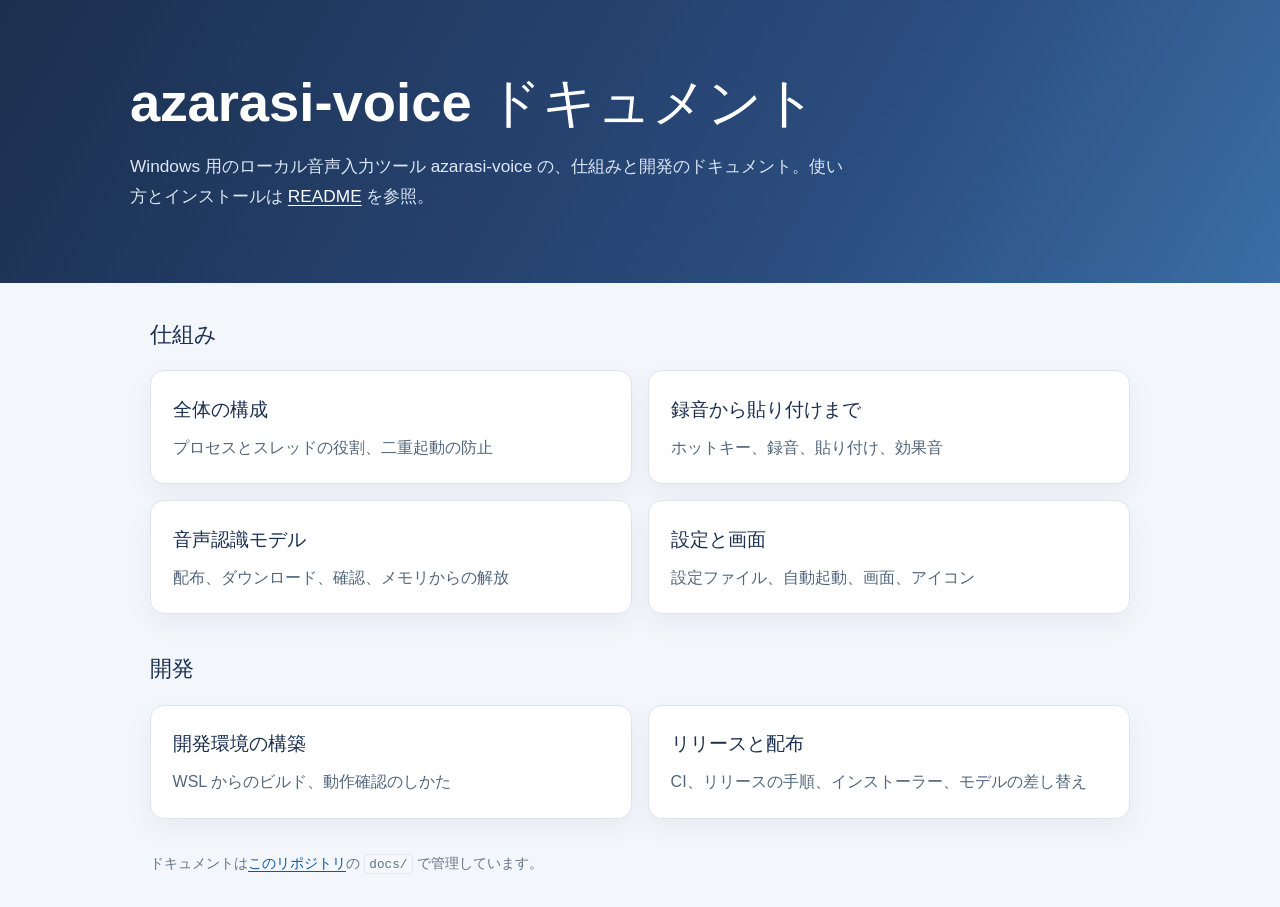
<file: docs/index.html>
<!doctype html>
<html lang="ja">
<head>
  <meta charset="utf-8">
  <meta name="viewport" content="width=device-width, initial-scale=1">
  <meta name="theme-color" content="#1b2f4f">
  <meta name="description" content="azarasi-voice の仕組みと開発のドキュメント。">
  <title>azarasi-voice | ドキュメント</title>
  <link rel="stylesheet" href="style.css">
</head>
<body>
  <header class="hero">
    <h1>azarasi-voice ドキュメント</h1>
    <p>Windows 用のローカル音声入力ツール azarasi-voice の、仕組みと開発のドキュメント。使い方とインストールは <a href="https://github.com/azarasi1226/azarasi-voice" style="color:#fff">README</a> を参照。</p>
  </header>
  <main class="main">
    <h2 class="section-title">仕組み</h2>
    <div class="cards">
      <a class="card" href="overview.html">
        <h3>全体の構成</h3>
        <p>プロセスとスレッドの役割、二重起動の防止</p>
      </a>
      <a class="card" href="recording.html">
        <h3>録音から貼り付けまで</h3>
        <p>ホットキー、録音、貼り付け、効果音</p>
      </a>
      <a class="card" href="model.html">
        <h3>音声認識モデル</h3>
        <p>配布、ダウンロード、確認、メモリからの解放</p>
      </a>
      <a class="card" href="settings.html">
        <h3>設定と画面</h3>
        <p>設定ファイル、自動起動、画面、アイコン</p>
      </a>
    </div>
    <h2 class="section-title">開発</h2>
    <div class="cards">
      <a class="card" href="development.html">
        <h3>開発環境の構築</h3>
        <p>WSL からのビルド、動作確認のしかた</p>
      </a>
      <a class="card" href="release.html">
        <h3>リリースと配布</h3>
        <p>CI、リリースの手順、インストーラー、モデルの差し替え</p>
      </a>
    </div>
  </main>
  <footer class="footer">ドキュメントは<a href="https://github.com/azarasi1226/azarasi-voice">このリポジトリ</a>の <code>docs/</code> で管理しています。</footer>
</body>
</html>
</file>
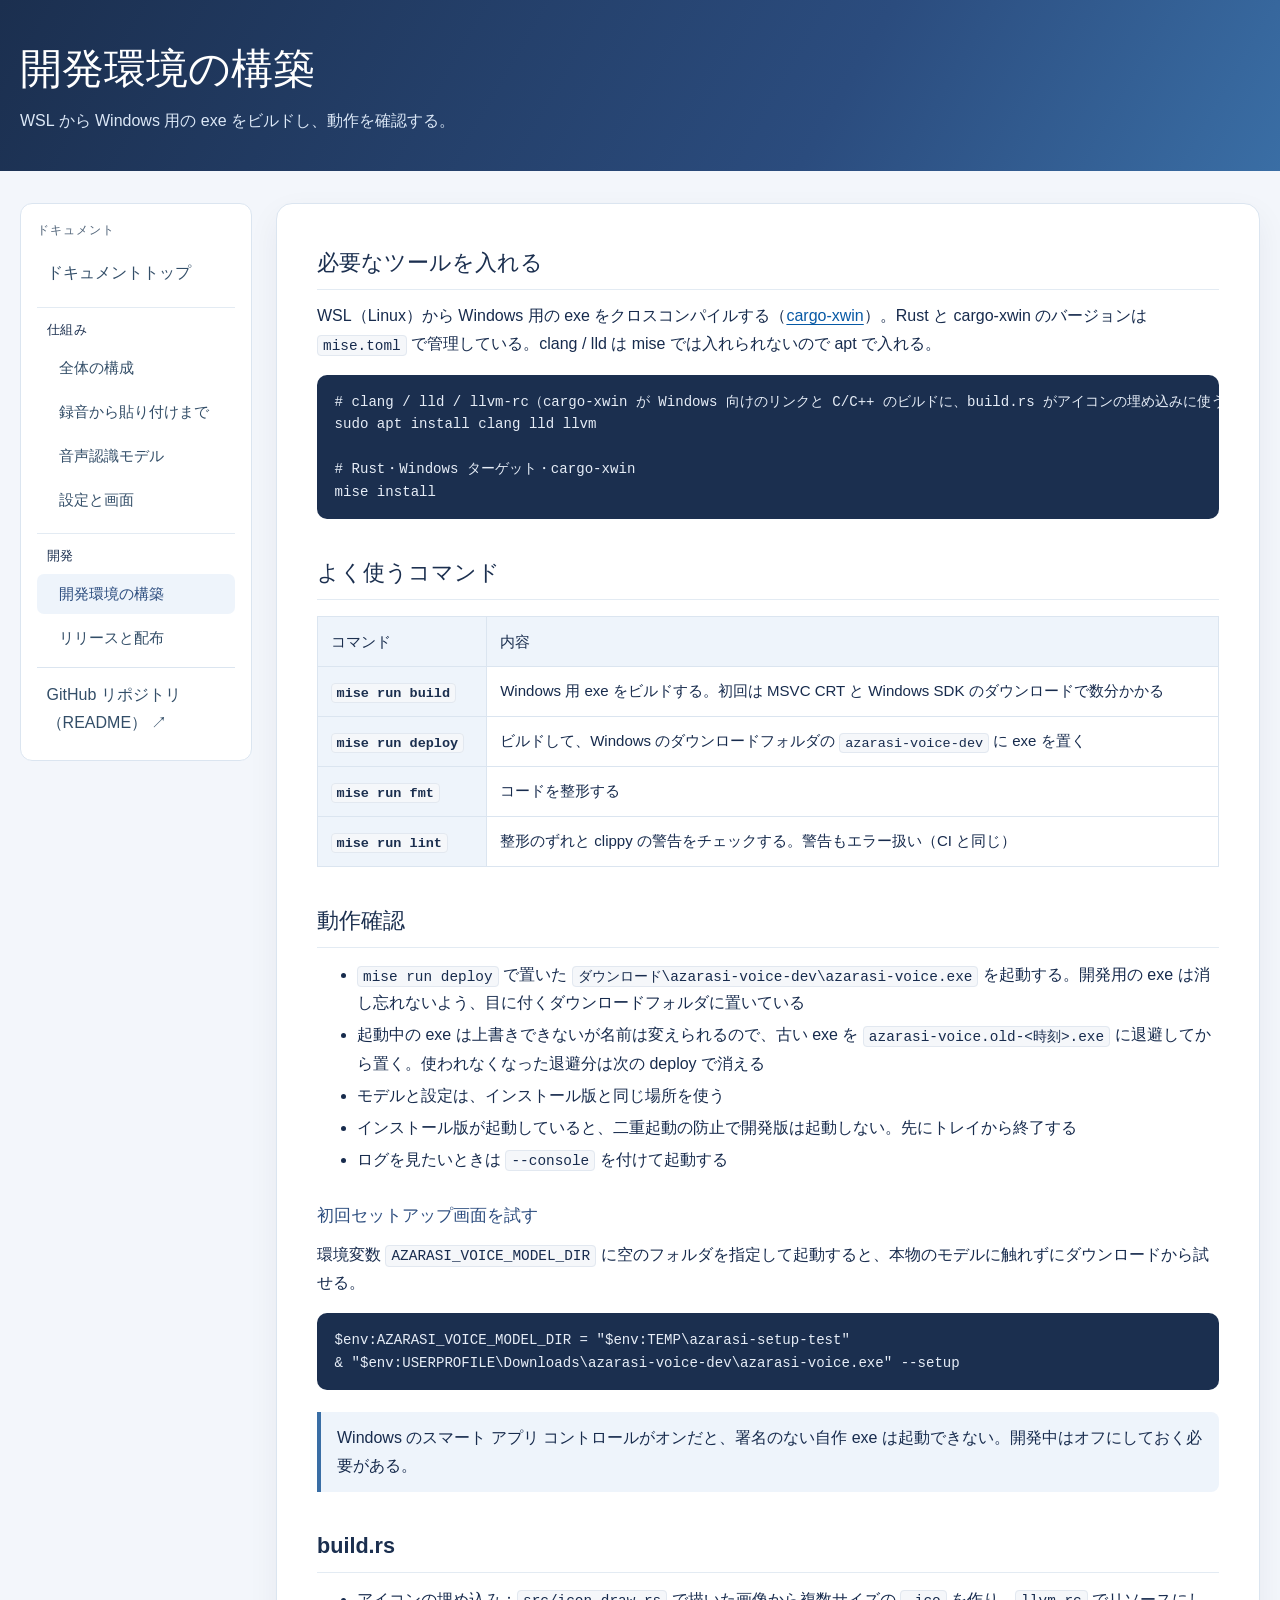
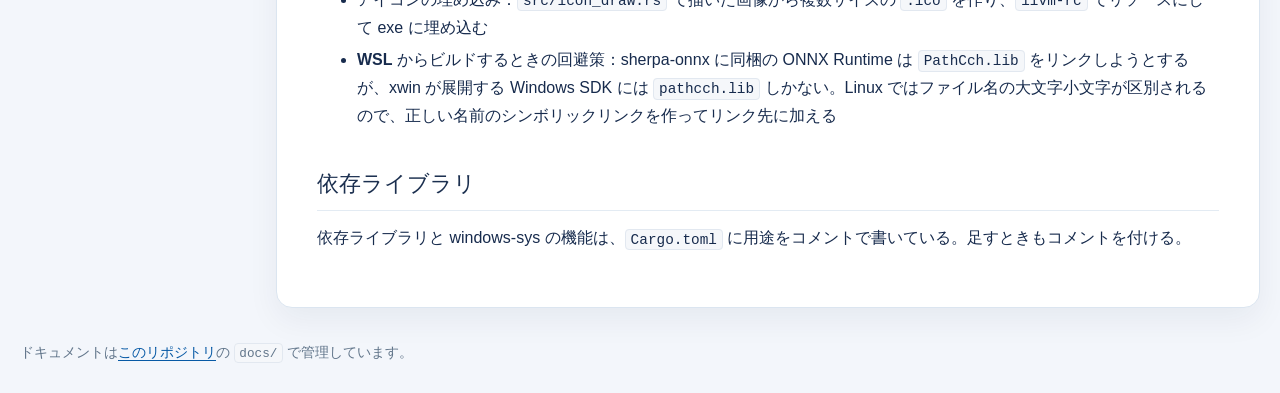
<file: docs/development.html>
<!doctype html>
<html lang="ja">
<head>
  <meta charset="utf-8">
  <meta name="viewport" content="width=device-width, initial-scale=1">
  <meta name="theme-color" content="#1b2f4f">
  <meta name="description" content="WSL から Windows 用の exe をビルドし、動作を確認する。">
  <title>開発環境の構築 | azarasi-voice</title>
  <link rel="stylesheet" href="style.css">
</head>
<body>
  <header class="site-header">
    <h1>開発環境の構築</h1>
    <p>WSL から Windows 用の exe をビルドし、動作を確認する。</p>
  </header>
  <div class="layout">
    <nav class="sidebar" aria-label="ドキュメント">
      <h2>ドキュメント</h2>
      <ul>
        <li><a href="index.html">ドキュメントトップ</a></li>
        <li class="nav-group">仕組み</li>
        <li><a href="overview.html">全体の構成</a></li>
        <li><a href="recording.html">録音から貼り付けまで</a></li>
        <li><a href="model.html">音声認識モデル</a></li>
        <li><a href="settings.html">設定と画面</a></li>
        <li class="nav-group">開発</li>
        <li><a href="development.html" aria-current="page">開発環境の構築</a></li>
        <li><a href="release.html">リリースと配布</a></li>
        <li class="sidebar-external"><a href="https://github.com/azarasi1226/azarasi-voice" target="_blank" rel="noopener">GitHub リポジトリ（README） ↗</a></li>
      </ul>
    </nav>
    <main class="content">
      <section aria-labelledby="setup">
        <h2 id="setup">必要なツールを入れる</h2>
        <p>WSL（Linux）から Windows 用の exe をクロスコンパイルする（<a href="https://github.com/rust-cross/cargo-xwin">cargo-xwin</a>）。Rust と cargo-xwin のバージョンは <code>mise.toml</code> で管理している。clang / lld は mise では入れられないので apt で入れる。</p>
<pre><code># clang / lld / llvm-rc（cargo-xwin が Windows 向けのリンクと C/C++ のビルドに、build.rs がアイコンの埋め込みに使う）
sudo apt install clang lld llvm

# Rust・Windows ターゲット・cargo-xwin
mise install</code></pre>
      </section>

      <section aria-labelledby="commands">
        <h2 id="commands">よく使うコマンド</h2>
        <table>
          <thead><tr><th>コマンド</th><th>内容</th></tr></thead>
          <tbody>
            <tr><th><code>mise run build</code></th><td>Windows 用 exe をビルドする。初回は MSVC CRT と Windows SDK のダウンロードで数分かかる</td></tr>
            <tr><th><code>mise run deploy</code></th><td>ビルドして、Windows のダウンロードフォルダの <code>azarasi-voice-dev</code> に exe を置く</td></tr>
            <tr><th><code>mise run fmt</code></th><td>コードを整形する</td></tr>
            <tr><th><code>mise run lint</code></th><td>整形のずれと clippy の警告をチェックする。警告もエラー扱い（CI と同じ）</td></tr>
          </tbody>
        </table>
      </section>

      <section aria-labelledby="run">
        <h2 id="run">動作確認</h2>
        <ul>
          <li><code>mise run deploy</code> で置いた <code>ダウンロード\azarasi-voice-dev\azarasi-voice.exe</code> を起動する。開発用の exe は消し忘れないよう、目に付くダウンロードフォルダに置いている</li>
          <li>起動中の exe は上書きできないが名前は変えられるので、古い exe を <code>azarasi-voice.old-&lt;時刻&gt;.exe</code> に退避してから置く。使われなくなった退避分は次の deploy で消える</li>
          <li>モデルと設定は、インストール版と同じ場所を使う</li>
          <li>インストール版が起動していると、二重起動の防止で開発版は起動しない。先にトレイから終了する</li>
          <li>ログを見たいときは <code>--console</code> を付けて起動する</li>
        </ul>
        <h3>初回セットアップ画面を試す</h3>
        <p>環境変数 <code>AZARASI_VOICE_MODEL_DIR</code> に空のフォルダを指定して起動すると、本物のモデルに触れずにダウンロードから試せる。</p>
<pre><code>$env:AZARASI_VOICE_MODEL_DIR = "$env:TEMP\azarasi-setup-test"
&amp; "$env:USERPROFILE\Downloads\azarasi-voice-dev\azarasi-voice.exe" --setup</code></pre>
        <blockquote><p>Windows のスマート アプリ コントロールがオンだと、署名のない自作 exe は起動できない。開発中はオフにしておく必要がある。</p></blockquote>
      </section>

      <section aria-labelledby="buildrs">
        <h2 id="buildrs">build.rs</h2>
        <ul>
          <li><strong>アイコンの埋め込み</strong>：<code>src/icon_draw.rs</code> で描いた画像から複数サイズの <code>.ico</code> を作り、<code>llvm-rc</code> でリソースにして exe に埋め込む</li>
          <li><strong>WSL からビルドするときの回避策</strong>：sherpa-onnx に同梱の ONNX Runtime は <code>PathCch.lib</code> をリンクしようとするが、xwin が展開する Windows SDK には <code>pathcch.lib</code> しかない。Linux ではファイル名の大文字小文字が区別されるので、正しい名前のシンボリックリンクを作ってリンク先に加える</li>
        </ul>
      </section>

      <section aria-labelledby="deps">
        <h2 id="deps">依存ライブラリ</h2>
        <p>依存ライブラリと windows-sys の機能は、<code>Cargo.toml</code> に用途をコメントで書いている。足すときもコメントを付ける。</p>
      </section>
    </main>
  </div>
  <footer class="site-footer">ドキュメントは<a href="https://github.com/azarasi1226/azarasi-voice">このリポジトリ</a>の <code>docs/</code> で管理しています。</footer>
</body>
</html>
</file>
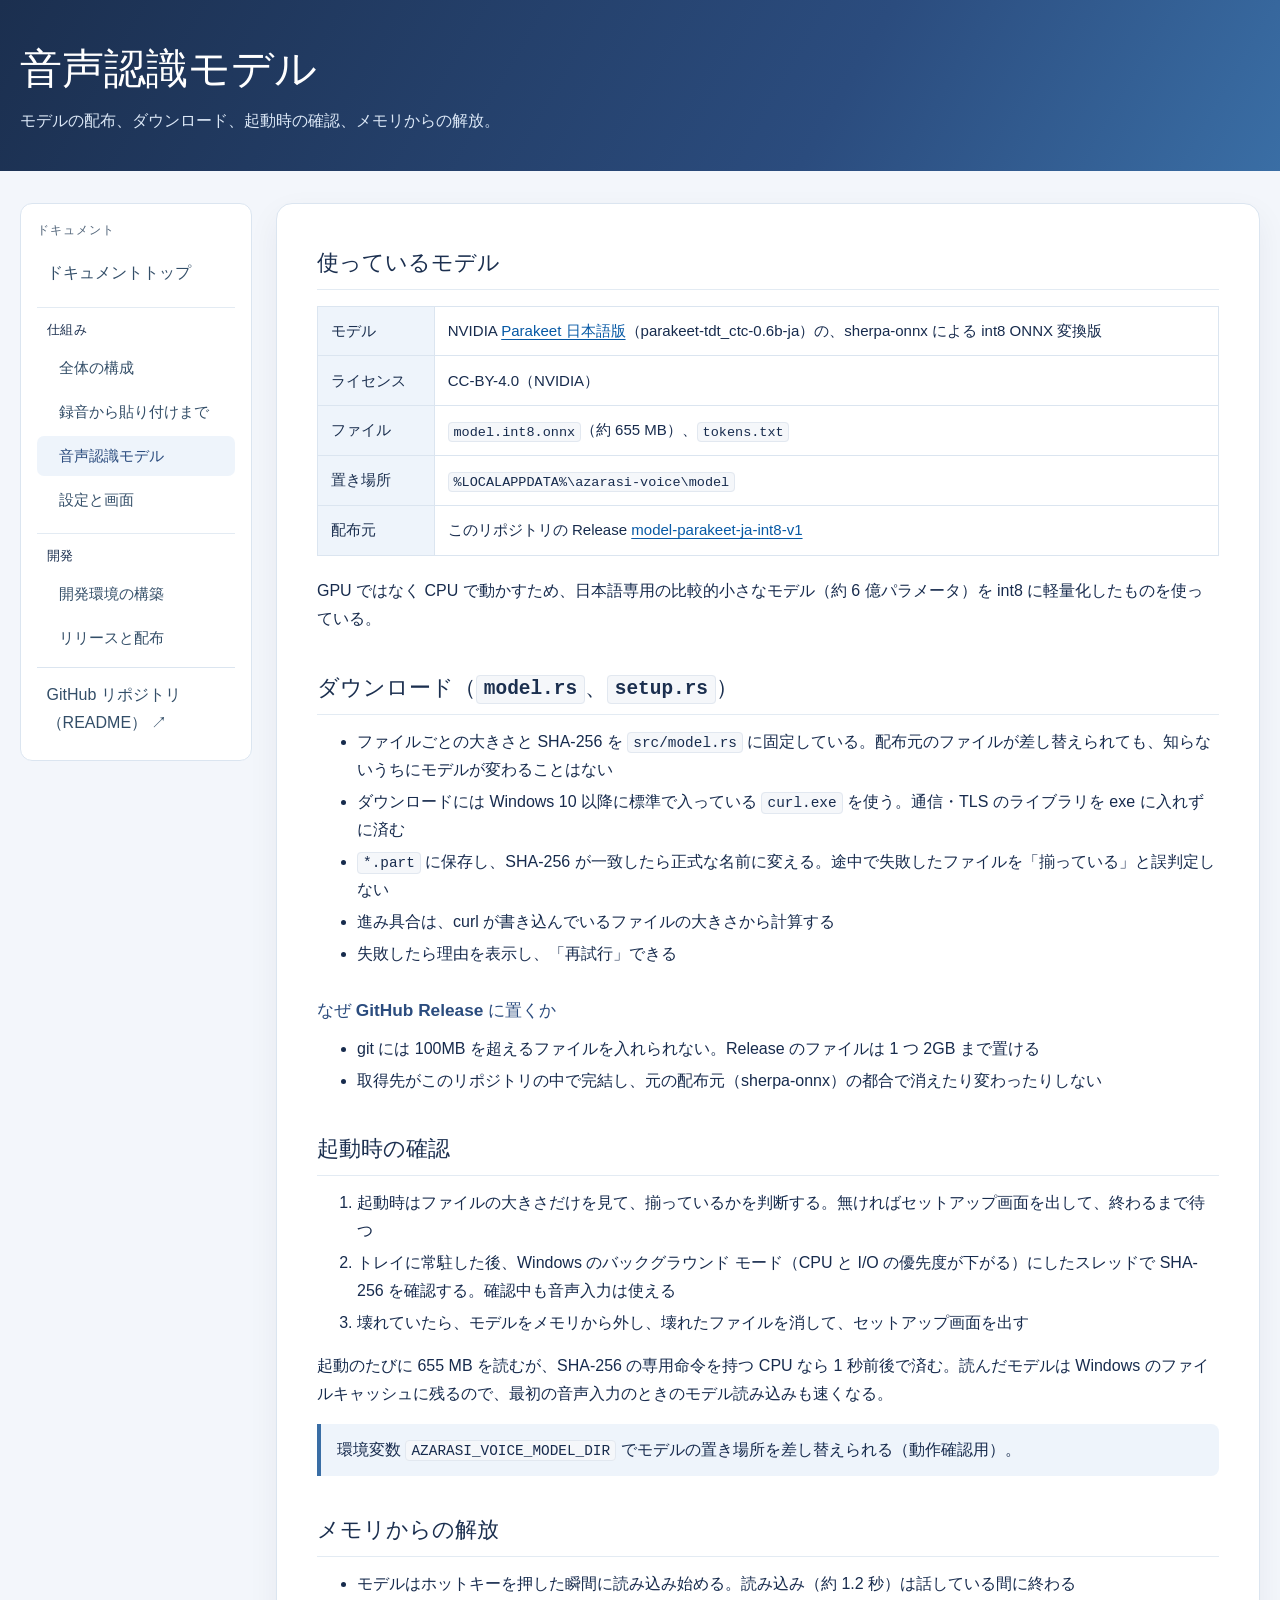
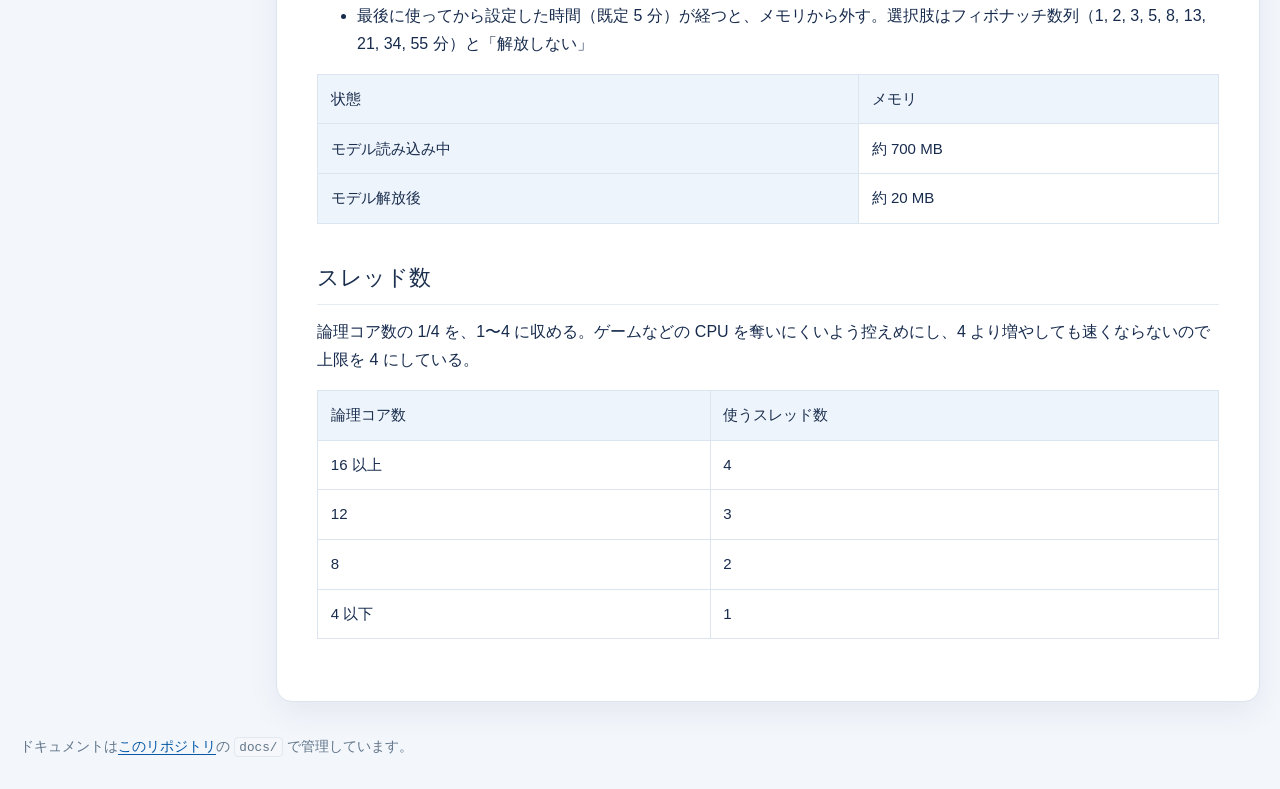
<file: docs/model.html>
<!doctype html>
<html lang="ja">
<head>
  <meta charset="utf-8">
  <meta name="viewport" content="width=device-width, initial-scale=1">
  <meta name="theme-color" content="#1b2f4f">
  <meta name="description" content="モデルの配布、ダウンロード、起動時の確認、メモリからの解放。">
  <title>音声認識モデル | azarasi-voice</title>
  <link rel="stylesheet" href="style.css">
</head>
<body>
  <header class="site-header">
    <h1>音声認識モデル</h1>
    <p>モデルの配布、ダウンロード、起動時の確認、メモリからの解放。</p>
  </header>
  <div class="layout">
    <nav class="sidebar" aria-label="ドキュメント">
      <h2>ドキュメント</h2>
      <ul>
        <li><a href="index.html">ドキュメントトップ</a></li>
        <li class="nav-group">仕組み</li>
        <li><a href="overview.html">全体の構成</a></li>
        <li><a href="recording.html">録音から貼り付けまで</a></li>
        <li><a href="model.html" aria-current="page">音声認識モデル</a></li>
        <li><a href="settings.html">設定と画面</a></li>
        <li class="nav-group">開発</li>
        <li><a href="development.html">開発環境の構築</a></li>
        <li><a href="release.html">リリースと配布</a></li>
        <li class="sidebar-external"><a href="https://github.com/azarasi1226/azarasi-voice" target="_blank" rel="noopener">GitHub リポジトリ（README） ↗</a></li>
      </ul>
    </nav>
    <main class="content">
      <section aria-labelledby="about">
        <h2 id="about">使っているモデル</h2>
        <table>
          <tbody>
            <tr><th>モデル</th><td>NVIDIA <a href="https://huggingface.co/nvidia/parakeet-tdt_ctc-0.6b-ja">Parakeet 日本語版</a>（parakeet-tdt_ctc-0.6b-ja）の、sherpa-onnx による int8 ONNX 変換版</td></tr>
            <tr><th>ライセンス</th><td>CC-BY-4.0（NVIDIA）</td></tr>
            <tr><th>ファイル</th><td><code>model.int8.onnx</code>（約 655 MB）、<code>tokens.txt</code></td></tr>
            <tr><th>置き場所</th><td><code>%LOCALAPPDATA%\azarasi-voice\model</code></td></tr>
            <tr><th>配布元</th><td>このリポジトリの Release <a href="https://github.com/azarasi1226/azarasi-voice/releases/tag/model-parakeet-ja-int8-v1">model-parakeet-ja-int8-v1</a></td></tr>
          </tbody>
        </table>
        <p>GPU ではなく CPU で動かすため、日本語専用の比較的小さなモデル（約 6 億パラメータ）を int8 に軽量化したものを使っている。</p>
      </section>

      <section aria-labelledby="download">
        <h2 id="download">ダウンロード（<code>model.rs</code>、<code>setup.rs</code>）</h2>
        <ul>
          <li>ファイルごとの大きさと SHA-256 を <code>src/model.rs</code> に固定している。配布元のファイルが差し替えられても、知らないうちにモデルが変わることはない</li>
          <li>ダウンロードには Windows 10 以降に標準で入っている <code>curl.exe</code> を使う。通信・TLS のライブラリを exe に入れずに済む</li>
          <li><code>*.part</code> に保存し、SHA-256 が一致したら正式な名前に変える。途中で失敗したファイルを「揃っている」と誤判定しない</li>
          <li>進み具合は、curl が書き込んでいるファイルの大きさから計算する</li>
          <li>失敗したら理由を表示し、「再試行」できる</li>
        </ul>
        <h3>なぜ GitHub Release に置くか</h3>
        <ul>
          <li>git には 100MB を超えるファイルを入れられない。Release のファイルは 1 つ 2GB まで置ける</li>
          <li>取得先がこのリポジトリの中で完結し、元の配布元（sherpa-onnx）の都合で消えたり変わったりしない</li>
        </ul>
      </section>

      <section aria-labelledby="verify">
        <h2 id="verify">起動時の確認</h2>
        <ol>
          <li>起動時はファイルの大きさだけを見て、揃っているかを判断する。無ければセットアップ画面を出して、終わるまで待つ</li>
          <li>トレイに常駐した後、Windows のバックグラウンド モード（CPU と I/O の優先度が下がる）にしたスレッドで SHA-256 を確認する。確認中も音声入力は使える</li>
          <li>壊れていたら、モデルをメモリから外し、壊れたファイルを消して、セットアップ画面を出す</li>
        </ol>
        <p>起動のたびに 655 MB を読むが、SHA-256 の専用命令を持つ CPU なら 1 秒前後で済む。読んだモデルは Windows のファイルキャッシュに残るので、最初の音声入力のときのモデル読み込みも速くなる。</p>
        <blockquote><p>環境変数 <code>AZARASI_VOICE_MODEL_DIR</code> でモデルの置き場所を差し替えられる（動作確認用）。</p></blockquote>
      </section>

      <section aria-labelledby="memory">
        <h2 id="memory">メモリからの解放</h2>
        <ul>
          <li>モデルはホットキーを押した瞬間に読み込み始める。読み込み（約 1.2 秒）は話している間に終わる</li>
          <li>最後に使ってから設定した時間（既定 5 分）が経つと、メモリから外す。選択肢はフィボナッチ数列（1, 2, 3, 5, 8, 13, 21, 34, 55 分）と「解放しない」</li>
        </ul>
        <table>
          <thead><tr><th>状態</th><th>メモリ</th></tr></thead>
          <tbody>
            <tr><th>モデル読み込み中</th><td>約 700 MB</td></tr>
            <tr><th>モデル解放後</th><td>約 20 MB</td></tr>
          </tbody>
        </table>
      </section>

      <section aria-labelledby="threads">
        <h2 id="threads">スレッド数</h2>
        <p>論理コア数の 1/4 を、1〜4 に収める。ゲームなどの CPU を奪いにくいよう控えめにし、4 より増やしても速くならないので上限を 4 にしている。</p>
        <table>
          <thead><tr><th>論理コア数</th><th>使うスレッド数</th></tr></thead>
          <tbody>
            <tr><td>16 以上</td><td>4</td></tr>
            <tr><td>12</td><td>3</td></tr>
            <tr><td>8</td><td>2</td></tr>
            <tr><td>4 以下</td><td>1</td></tr>
          </tbody>
        </table>
      </section>
    </main>
  </div>
  <footer class="site-footer">ドキュメントは<a href="https://github.com/azarasi1226/azarasi-voice">このリポジトリ</a>の <code>docs/</code> で管理しています。</footer>
</body>
</html>
</file>
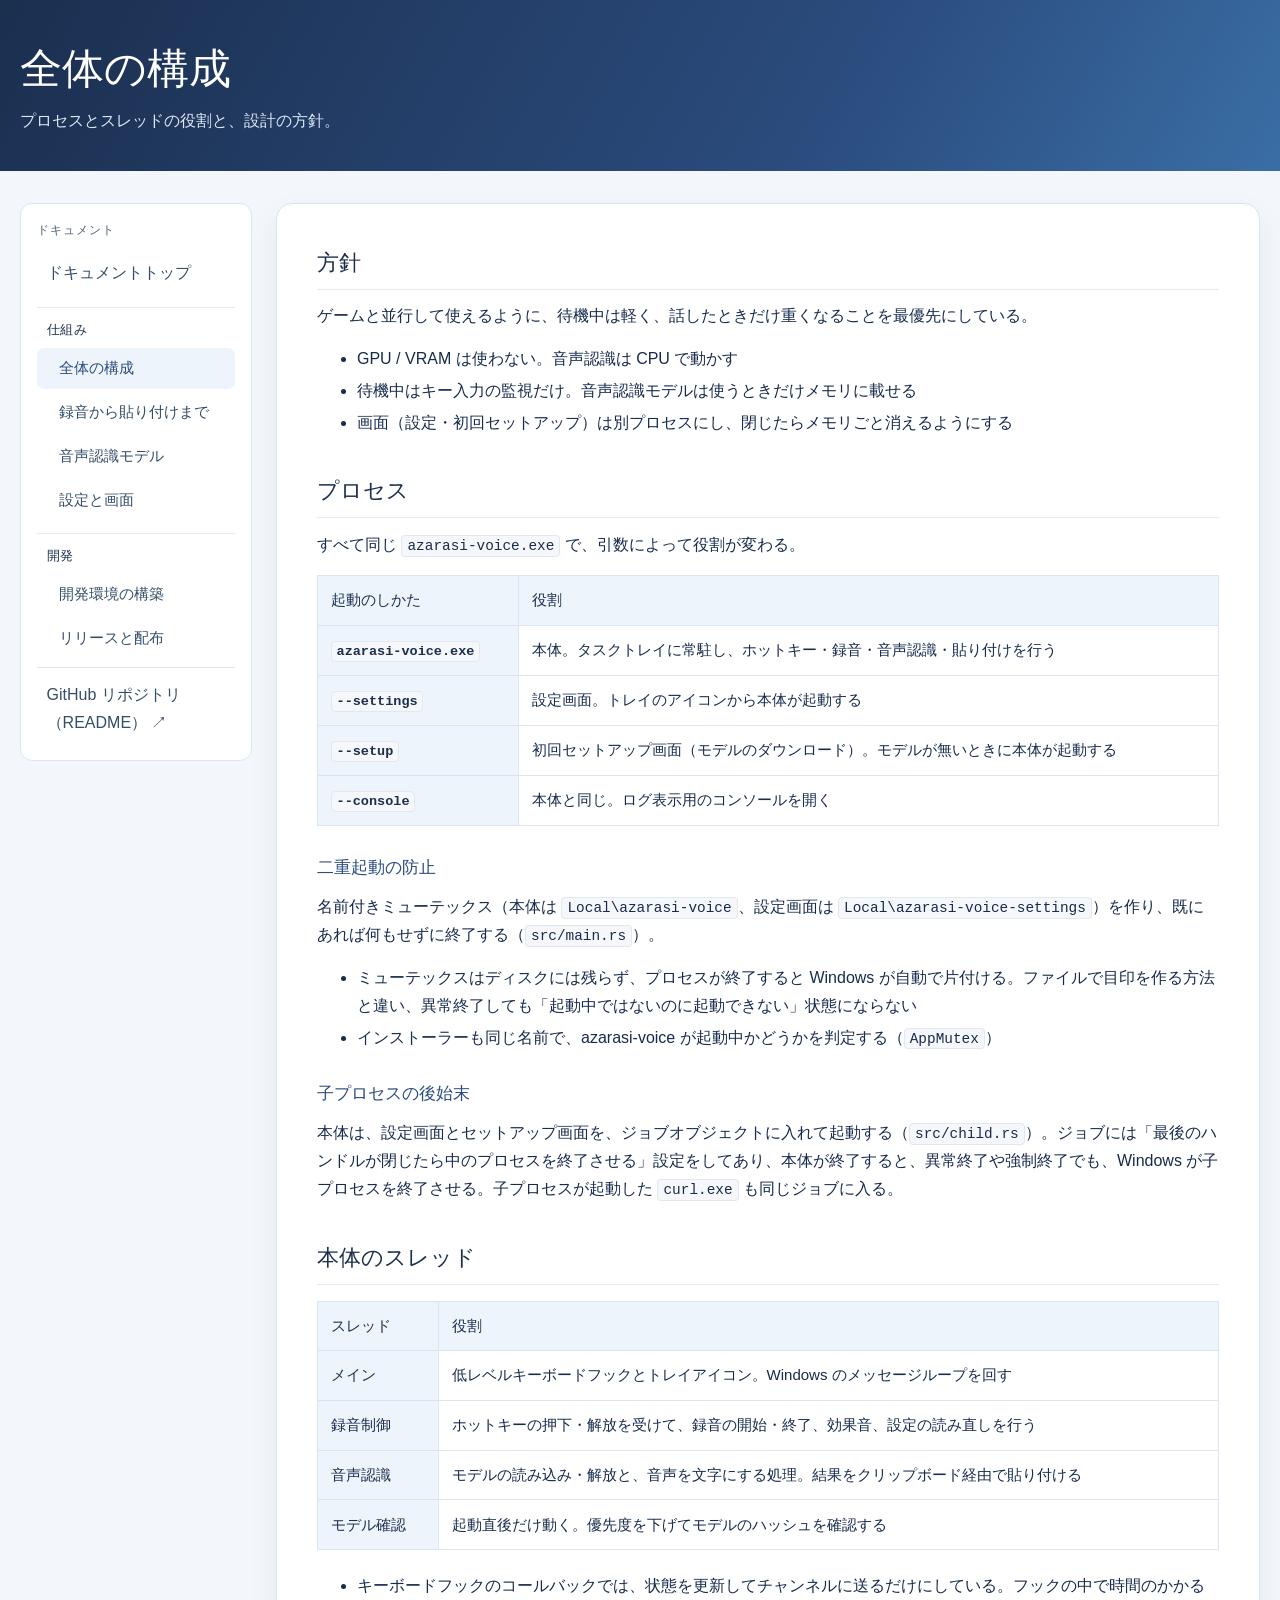
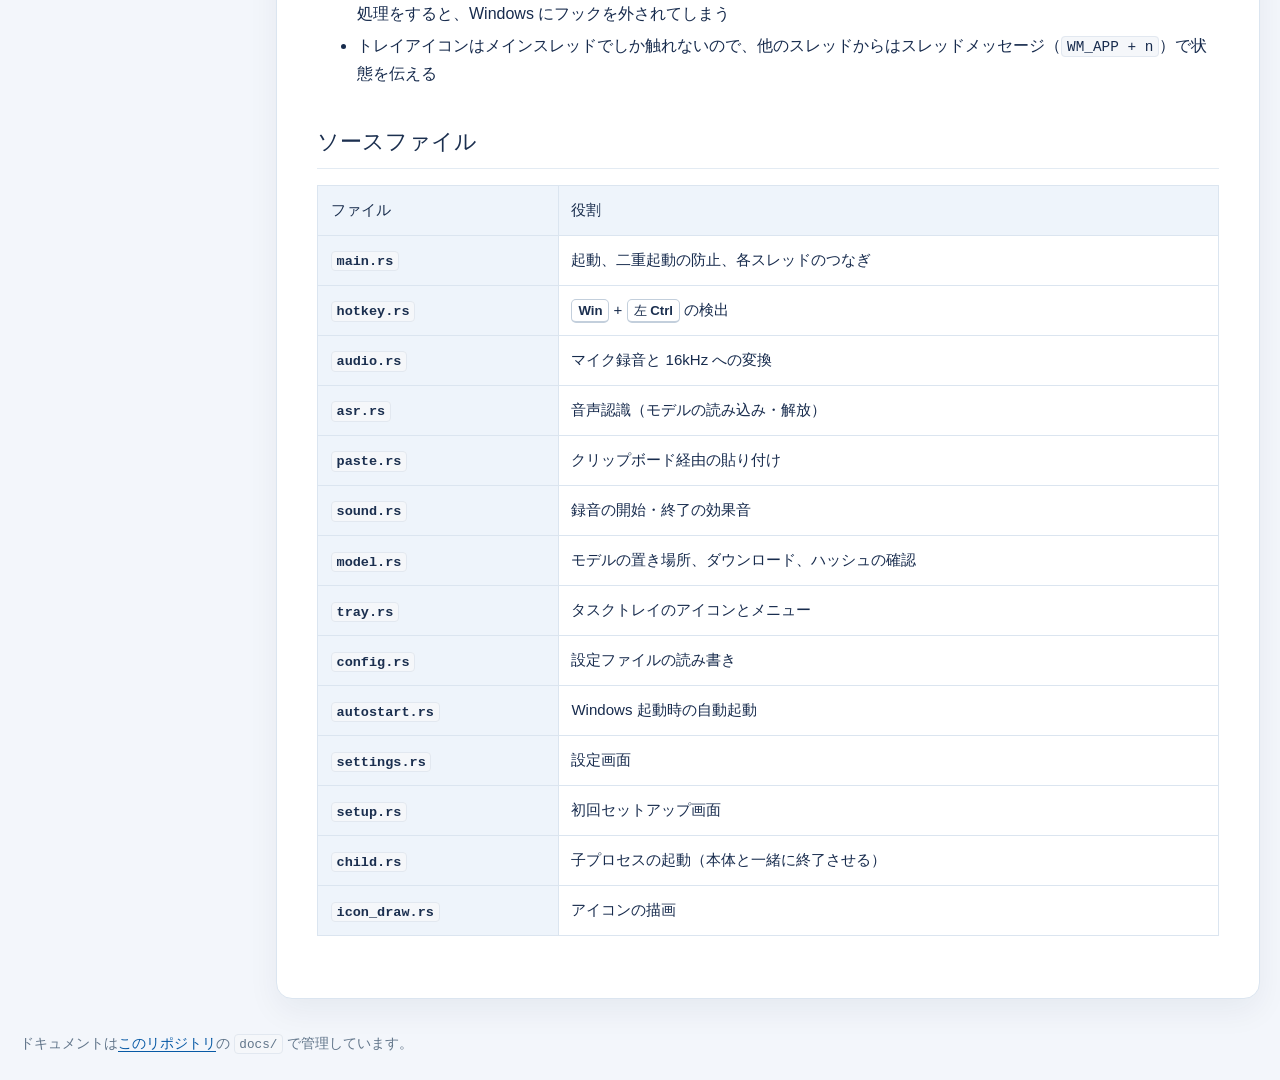
<file: docs/overview.html>
<!doctype html>
<html lang="ja">
<head>
  <meta charset="utf-8">
  <meta name="viewport" content="width=device-width, initial-scale=1">
  <meta name="theme-color" content="#1b2f4f">
  <meta name="description" content="プロセスとスレッドの役割と、設計の方針。">
  <title>全体の構成 | azarasi-voice</title>
  <link rel="stylesheet" href="style.css">
</head>
<body>
  <header class="site-header">
    <h1>全体の構成</h1>
    <p>プロセスとスレッドの役割と、設計の方針。</p>
  </header>
  <div class="layout">
    <nav class="sidebar" aria-label="ドキュメント">
      <h2>ドキュメント</h2>
      <ul>
        <li><a href="index.html">ドキュメントトップ</a></li>
        <li class="nav-group">仕組み</li>
        <li><a href="overview.html" aria-current="page">全体の構成</a></li>
        <li><a href="recording.html">録音から貼り付けまで</a></li>
        <li><a href="model.html">音声認識モデル</a></li>
        <li><a href="settings.html">設定と画面</a></li>
        <li class="nav-group">開発</li>
        <li><a href="development.html">開発環境の構築</a></li>
        <li><a href="release.html">リリースと配布</a></li>
        <li class="sidebar-external"><a href="https://github.com/azarasi1226/azarasi-voice" target="_blank" rel="noopener">GitHub リポジトリ（README） ↗</a></li>
      </ul>
    </nav>
    <main class="content">
      <section aria-labelledby="policy">
        <h2 id="policy">方針</h2>
        <p><strong>ゲームと並行して使えるように、待機中は軽く、話したときだけ重くなることを最優先にしている。</strong></p>
        <ul>
          <li>GPU / VRAM は使わない。音声認識は CPU で動かす</li>
          <li>待機中はキー入力の監視だけ。音声認識モデルは使うときだけメモリに載せる</li>
          <li>画面（設定・初回セットアップ）は別プロセスにし、閉じたらメモリごと消えるようにする</li>
        </ul>
      </section>

      <section aria-labelledby="process">
        <h2 id="process">プロセス</h2>
        <p>すべて同じ <code>azarasi-voice.exe</code> で、引数によって役割が変わる。</p>
        <table>
          <thead><tr><th>起動のしかた</th><th>役割</th></tr></thead>
          <tbody>
            <tr><th><code>azarasi-voice.exe</code></th><td>本体。タスクトレイに常駐し、ホットキー・録音・音声認識・貼り付けを行う</td></tr>
            <tr><th><code>--settings</code></th><td>設定画面。トレイのアイコンから本体が起動する</td></tr>
            <tr><th><code>--setup</code></th><td>初回セットアップ画面（モデルのダウンロード）。モデルが無いときに本体が起動する</td></tr>
            <tr><th><code>--console</code></th><td>本体と同じ。ログ表示用のコンソールを開く</td></tr>
          </tbody>
        </table>

        <h3>二重起動の防止</h3>
        <p>名前付きミューテックス（本体は <code>Local\azarasi-voice</code>、設定画面は <code>Local\azarasi-voice-settings</code>）を作り、既にあれば何もせずに終了する（<code>src/main.rs</code>）。</p>
        <ul>
          <li>ミューテックスはディスクには残らず、プロセスが終了すると Windows が自動で片付ける。ファイルで目印を作る方法と違い、異常終了しても「起動中ではないのに起動できない」状態にならない</li>
          <li>インストーラーも同じ名前で、azarasi-voice が起動中かどうかを判定する（<code>AppMutex</code>）</li>
        </ul>

        <h3>子プロセスの後始末</h3>
        <p>本体は、設定画面とセットアップ画面を、ジョブオブジェクトに入れて起動する（<code>src/child.rs</code>）。ジョブには「最後のハンドルが閉じたら中のプロセスを終了させる」設定をしてあり、本体が終了すると、異常終了や強制終了でも、Windows が子プロセスを終了させる。子プロセスが起動した <code>curl.exe</code> も同じジョブに入る。</p>
      </section>

      <section aria-labelledby="threads">
        <h2 id="threads">本体のスレッド</h2>
        <table>
          <thead><tr><th>スレッド</th><th>役割</th></tr></thead>
          <tbody>
            <tr><th>メイン</th><td>低レベルキーボードフックとトレイアイコン。Windows のメッセージループを回す</td></tr>
            <tr><th>録音制御</th><td>ホットキーの押下・解放を受けて、録音の開始・終了、効果音、設定の読み直しを行う</td></tr>
            <tr><th>音声認識</th><td>モデルの読み込み・解放と、音声を文字にする処理。結果をクリップボード経由で貼り付ける</td></tr>
            <tr><th>モデル確認</th><td>起動直後だけ動く。優先度を下げてモデルのハッシュを確認する</td></tr>
          </tbody>
        </table>
        <ul>
          <li>キーボードフックのコールバックでは、状態を更新してチャンネルに送るだけにしている。フックの中で時間のかかる処理をすると、Windows にフックを外されてしまう</li>
          <li>トレイアイコンはメインスレッドでしか触れないので、他のスレッドからはスレッドメッセージ（<code>WM_APP + n</code>）で状態を伝える</li>
        </ul>
      </section>

      <section aria-labelledby="files">
        <h2 id="files">ソースファイル</h2>
        <table>
          <thead><tr><th>ファイル</th><th>役割</th></tr></thead>
          <tbody>
            <tr><th><code>main.rs</code></th><td>起動、二重起動の防止、各スレッドのつなぎ</td></tr>
            <tr><th><code>hotkey.rs</code></th><td><kbd>Win</kbd> + <kbd>左 Ctrl</kbd> の検出</td></tr>
            <tr><th><code>audio.rs</code></th><td>マイク録音と 16kHz への変換</td></tr>
            <tr><th><code>asr.rs</code></th><td>音声認識（モデルの読み込み・解放）</td></tr>
            <tr><th><code>paste.rs</code></th><td>クリップボード経由の貼り付け</td></tr>
            <tr><th><code>sound.rs</code></th><td>録音の開始・終了の効果音</td></tr>
            <tr><th><code>model.rs</code></th><td>モデルの置き場所、ダウンロード、ハッシュの確認</td></tr>
            <tr><th><code>tray.rs</code></th><td>タスクトレイのアイコンとメニュー</td></tr>
            <tr><th><code>config.rs</code></th><td>設定ファイルの読み書き</td></tr>
            <tr><th><code>autostart.rs</code></th><td>Windows 起動時の自動起動</td></tr>
            <tr><th><code>settings.rs</code></th><td>設定画面</td></tr>
            <tr><th><code>setup.rs</code></th><td>初回セットアップ画面</td></tr>
            <tr><th><code>child.rs</code></th><td>子プロセスの起動（本体と一緒に終了させる）</td></tr>
            <tr><th><code>icon_draw.rs</code></th><td>アイコンの描画</td></tr>
          </tbody>
        </table>
      </section>
    </main>
  </div>
  <footer class="site-footer">ドキュメントは<a href="https://github.com/azarasi1226/azarasi-voice">このリポジトリ</a>の <code>docs/</code> で管理しています。</footer>
</body>
</html>
</file>
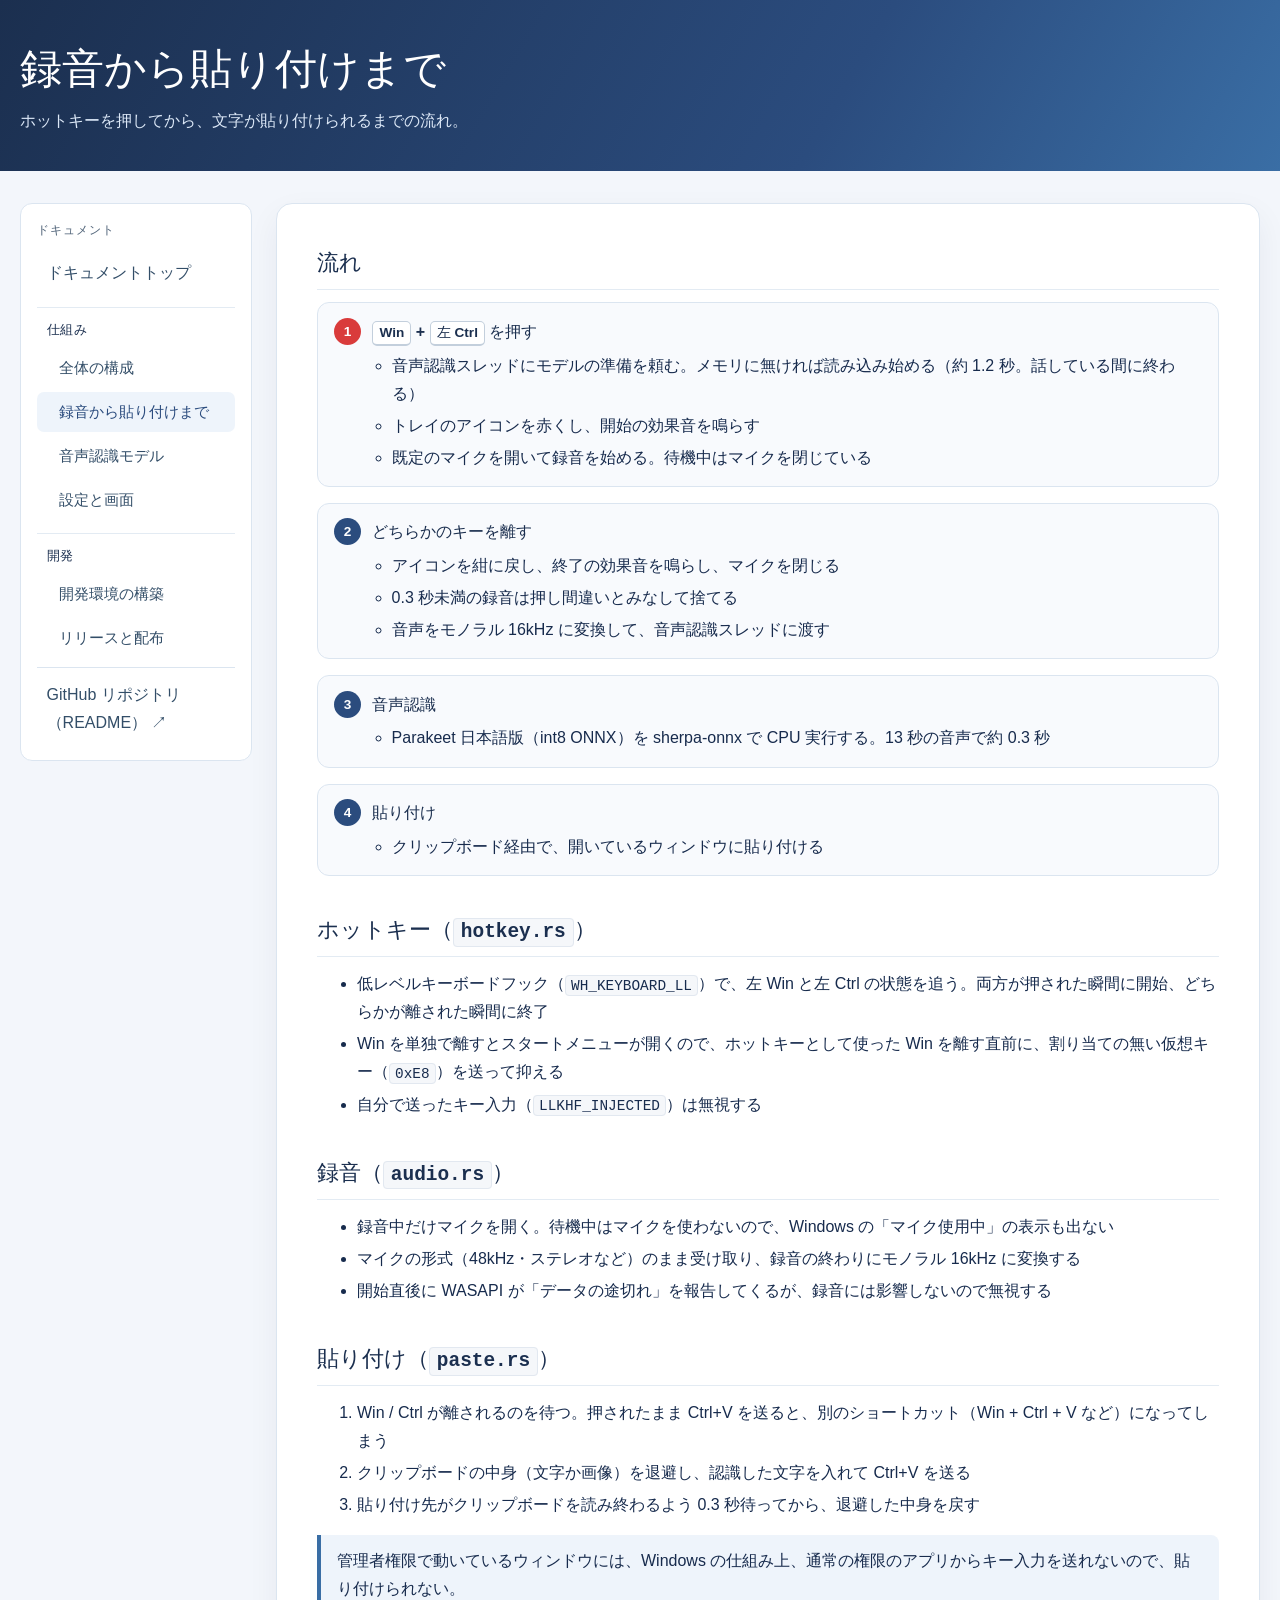
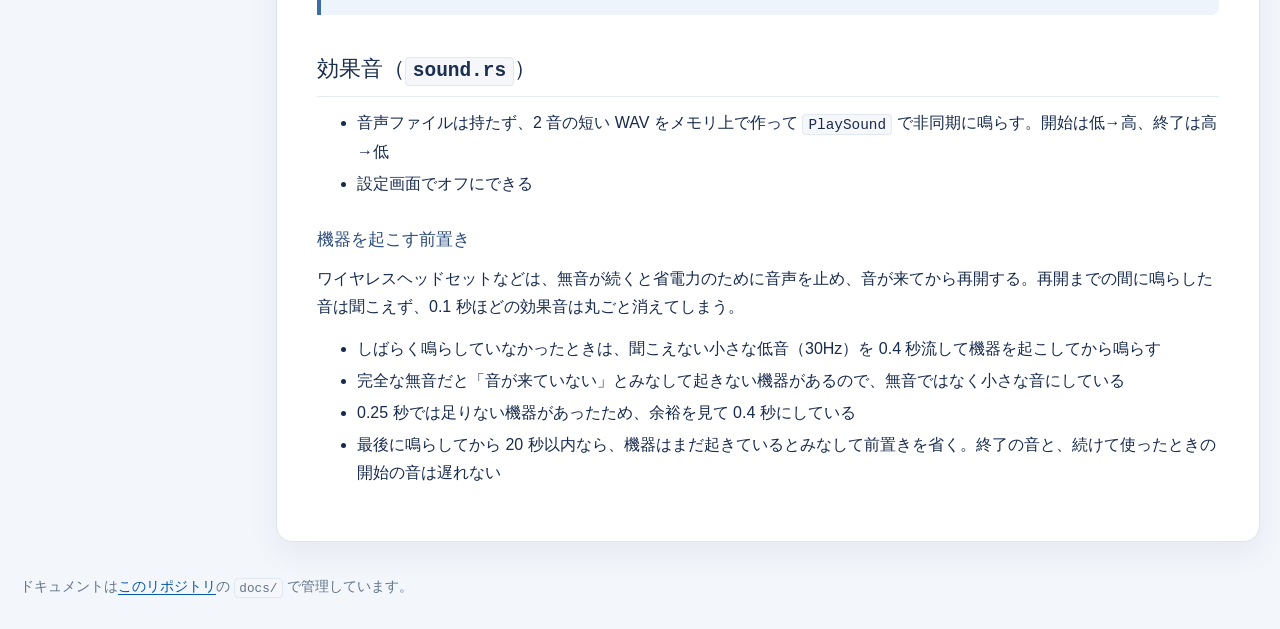
<file: docs/recording.html>
<!doctype html>
<html lang="ja">
<head>
  <meta charset="utf-8">
  <meta name="viewport" content="width=device-width, initial-scale=1">
  <meta name="theme-color" content="#1b2f4f">
  <meta name="description" content="ホットキーを押してから、文字が貼り付けられるまでの流れ。">
  <title>録音から貼り付けまで | azarasi-voice</title>
  <link rel="stylesheet" href="style.css">
</head>
<body>
  <header class="site-header">
    <h1>録音から貼り付けまで</h1>
    <p>ホットキーを押してから、文字が貼り付けられるまでの流れ。</p>
  </header>
  <div class="layout">
    <nav class="sidebar" aria-label="ドキュメント">
      <h2>ドキュメント</h2>
      <ul>
        <li><a href="index.html">ドキュメントトップ</a></li>
        <li class="nav-group">仕組み</li>
        <li><a href="overview.html">全体の構成</a></li>
        <li><a href="recording.html" aria-current="page">録音から貼り付けまで</a></li>
        <li><a href="model.html">音声認識モデル</a></li>
        <li><a href="settings.html">設定と画面</a></li>
        <li class="nav-group">開発</li>
        <li><a href="development.html">開発環境の構築</a></li>
        <li><a href="release.html">リリースと配布</a></li>
        <li class="sidebar-external"><a href="https://github.com/azarasi1226/azarasi-voice" target="_blank" rel="noopener">GitHub リポジトリ（README） ↗</a></li>
      </ul>
    </nav>
    <main class="content">
      <section aria-labelledby="flow">
        <h2 id="flow">流れ</h2>
        <ol class="flow">
          <li class="is-recording"><strong><kbd>Win</kbd> + <kbd>左 Ctrl</kbd> を押す</strong>
            <ul>
              <li>音声認識スレッドにモデルの準備を頼む。メモリに無ければ読み込み始める（約 1.2 秒。話している間に終わる）</li>
              <li>トレイのアイコンを赤くし、開始の効果音を鳴らす</li>
              <li>既定のマイクを開いて録音を始める。待機中はマイクを閉じている</li>
            </ul>
          </li>
          <li><strong>どちらかのキーを離す</strong>
            <ul>
              <li>アイコンを紺に戻し、終了の効果音を鳴らし、マイクを閉じる</li>
              <li>0.3 秒未満の録音は押し間違いとみなして捨てる</li>
              <li>音声をモノラル 16kHz に変換して、音声認識スレッドに渡す</li>
            </ul>
          </li>
          <li><strong>音声認識</strong>
            <ul>
              <li>Parakeet 日本語版（int8 ONNX）を sherpa-onnx で CPU 実行する。13 秒の音声で約 0.3 秒</li>
            </ul>
          </li>
          <li><strong>貼り付け</strong>
            <ul>
              <li>クリップボード経由で、開いているウィンドウに貼り付ける</li>
            </ul>
          </li>
        </ol>
      </section>

      <section aria-labelledby="hotkey">
        <h2 id="hotkey">ホットキー（<code>hotkey.rs</code>）</h2>
        <ul>
          <li>低レベルキーボードフック（<code>WH_KEYBOARD_LL</code>）で、左 Win と左 Ctrl の状態を追う。両方が押された瞬間に開始、どちらかが離された瞬間に終了</li>
          <li>Win を単独で離すとスタートメニューが開くので、ホットキーとして使った Win を離す直前に、割り当ての無い仮想キー（<code>0xE8</code>）を送って抑える</li>
          <li>自分で送ったキー入力（<code>LLKHF_INJECTED</code>）は無視する</li>
        </ul>
      </section>

      <section aria-labelledby="audio">
        <h2 id="audio">録音（<code>audio.rs</code>）</h2>
        <ul>
          <li>録音中だけマイクを開く。待機中はマイクを使わないので、Windows の「マイク使用中」の表示も出ない</li>
          <li>マイクの形式（48kHz・ステレオなど）のまま受け取り、録音の終わりにモノラル 16kHz に変換する</li>
          <li>開始直後に WASAPI が「データの途切れ」を報告してくるが、録音には影響しないので無視する</li>
        </ul>
      </section>

      <section aria-labelledby="paste">
        <h2 id="paste">貼り付け（<code>paste.rs</code>）</h2>
        <ol>
          <li>Win / Ctrl が離されるのを待つ。押されたまま Ctrl+V を送ると、別のショートカット（Win + Ctrl + V など）になってしまう</li>
          <li>クリップボードの中身（文字か画像）を退避し、認識した文字を入れて Ctrl+V を送る</li>
          <li>貼り付け先がクリップボードを読み終わるよう 0.3 秒待ってから、退避した中身を戻す</li>
        </ol>
        <blockquote><p>管理者権限で動いているウィンドウには、Windows の仕組み上、通常の権限のアプリからキー入力を送れないので、貼り付けられない。</p></blockquote>
      </section>

      <section aria-labelledby="sound">
        <h2 id="sound">効果音（<code>sound.rs</code>）</h2>
        <ul>
          <li>音声ファイルは持たず、2 音の短い WAV をメモリ上で作って <code>PlaySound</code> で非同期に鳴らす。開始は低→高、終了は高→低</li>
          <li>設定画面でオフにできる</li>
        </ul>
        <h3>機器を起こす前置き</h3>
        <p>ワイヤレスヘッドセットなどは、無音が続くと省電力のために音声を止め、音が来てから再開する。再開までの間に鳴らした音は聞こえず、0.1 秒ほどの効果音は丸ごと消えてしまう。</p>
        <ul>
          <li>しばらく鳴らしていなかったときは、聞こえない小さな低音（30Hz）を 0.4 秒流して機器を起こしてから鳴らす</li>
          <li>完全な無音だと「音が来ていない」とみなして起きない機器があるので、無音ではなく小さな音にしている</li>
          <li>0.25 秒では足りない機器があったため、余裕を見て 0.4 秒にしている</li>
          <li>最後に鳴らしてから 20 秒以内なら、機器はまだ起きているとみなして前置きを省く。終了の音と、続けて使ったときの開始の音は遅れない</li>
        </ul>
      </section>
    </main>
  </div>
  <footer class="site-footer">ドキュメントは<a href="https://github.com/azarasi1226/azarasi-voice">このリポジトリ</a>の <code>docs/</code> で管理しています。</footer>
</body>
</html>
</file>
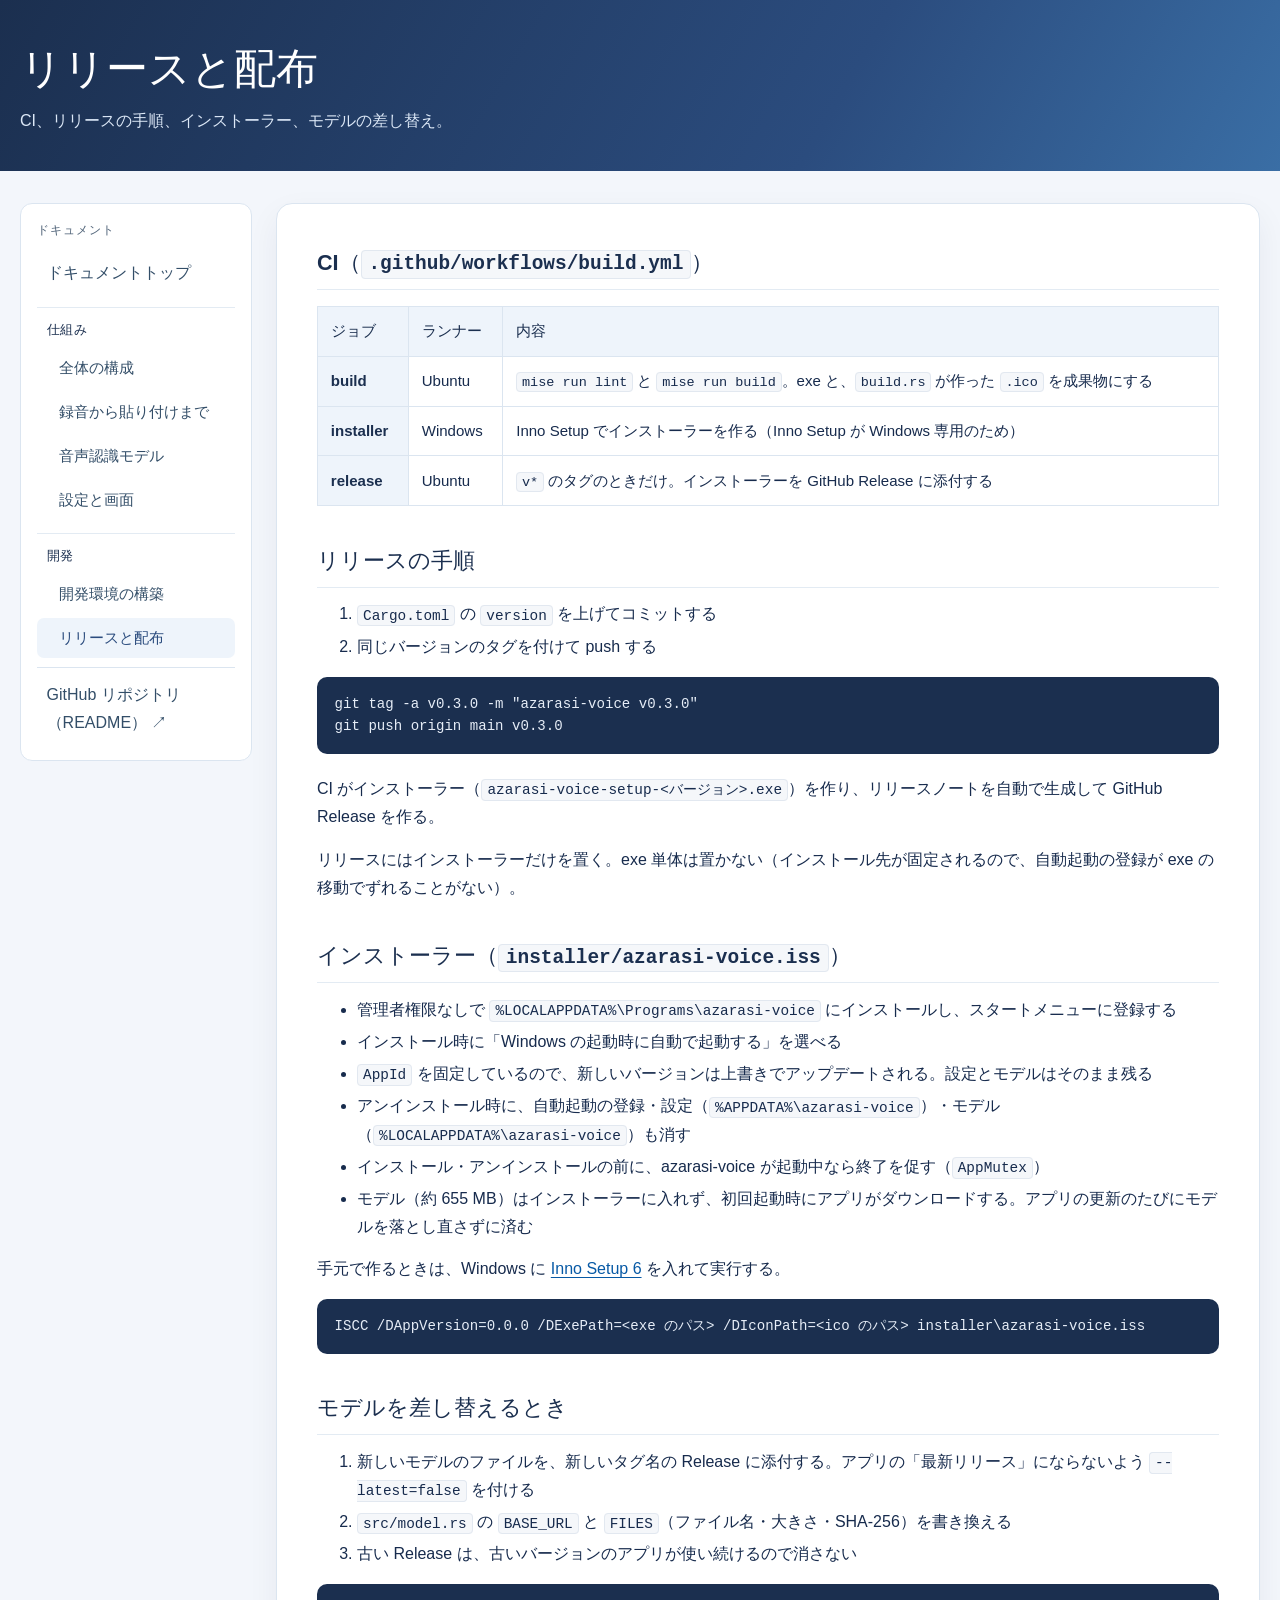
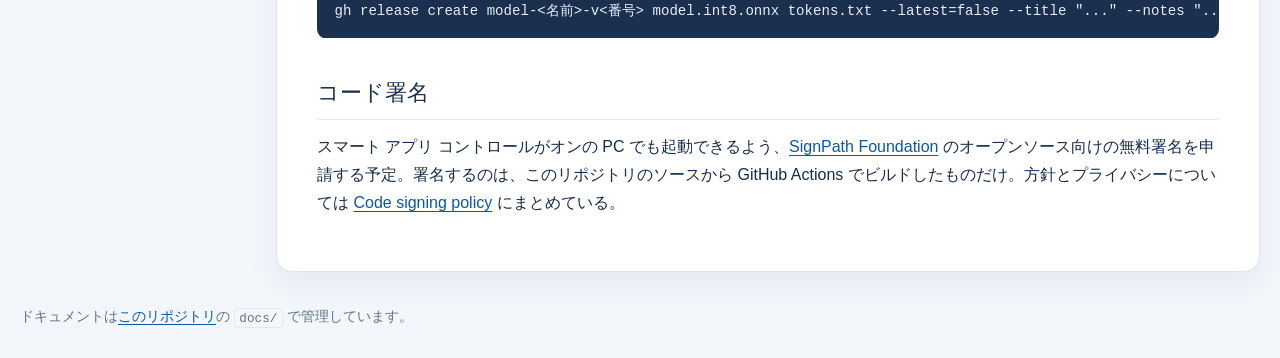
<file: docs/release.html>
<!doctype html>
<html lang="ja">
<head>
  <meta charset="utf-8">
  <meta name="viewport" content="width=device-width, initial-scale=1">
  <meta name="theme-color" content="#1b2f4f">
  <meta name="description" content="CI、リリースの手順、インストーラー、モデルの差し替え。">
  <title>リリースと配布 | azarasi-voice</title>
  <link rel="stylesheet" href="style.css">
</head>
<body>
  <header class="site-header">
    <h1>リリースと配布</h1>
    <p>CI、リリースの手順、インストーラー、モデルの差し替え。</p>
  </header>
  <div class="layout">
    <nav class="sidebar" aria-label="ドキュメント">
      <h2>ドキュメント</h2>
      <ul>
        <li><a href="index.html">ドキュメントトップ</a></li>
        <li class="nav-group">仕組み</li>
        <li><a href="overview.html">全体の構成</a></li>
        <li><a href="recording.html">録音から貼り付けまで</a></li>
        <li><a href="model.html">音声認識モデル</a></li>
        <li><a href="settings.html">設定と画面</a></li>
        <li class="nav-group">開発</li>
        <li><a href="development.html">開発環境の構築</a></li>
        <li><a href="release.html" aria-current="page">リリースと配布</a></li>
        <li class="sidebar-external"><a href="https://github.com/azarasi1226/azarasi-voice" target="_blank" rel="noopener">GitHub リポジトリ（README） ↗</a></li>
      </ul>
    </nav>
    <main class="content">
      <section aria-labelledby="ci">
        <h2 id="ci">CI（<code>.github/workflows/build.yml</code>）</h2>
        <table>
          <thead><tr><th>ジョブ</th><th>ランナー</th><th>内容</th></tr></thead>
          <tbody>
            <tr><th>build</th><td>Ubuntu</td><td><code>mise run lint</code> と <code>mise run build</code>。exe と、<code>build.rs</code> が作った <code>.ico</code> を成果物にする</td></tr>
            <tr><th>installer</th><td>Windows</td><td>Inno Setup でインストーラーを作る（Inno Setup が Windows 専用のため）</td></tr>
            <tr><th>release</th><td>Ubuntu</td><td><code>v*</code> のタグのときだけ。インストーラーを GitHub Release に添付する</td></tr>
          </tbody>
        </table>
      </section>

      <section aria-labelledby="release">
        <h2 id="release">リリースの手順</h2>
        <ol>
          <li><code>Cargo.toml</code> の <code>version</code> を上げてコミットする</li>
          <li>同じバージョンのタグを付けて push する</li>
        </ol>
<pre><code>git tag -a v0.3.0 -m "azarasi-voice v0.3.0"
git push origin main v0.3.0</code></pre>
        <p>CI がインストーラー（<code>azarasi-voice-setup-&lt;バージョン&gt;.exe</code>）を作り、リリースノートを自動で生成して GitHub Release を作る。</p>
        <p>リリースにはインストーラーだけを置く。exe 単体は置かない（インストール先が固定されるので、自動起動の登録が exe の移動でずれることがない）。</p>
      </section>

      <section aria-labelledby="installer">
        <h2 id="installer">インストーラー（<code>installer/azarasi-voice.iss</code>）</h2>
        <ul>
          <li>管理者権限なしで <code>%LOCALAPPDATA%\Programs\azarasi-voice</code> にインストールし、スタートメニューに登録する</li>
          <li>インストール時に「Windows の起動時に自動で起動する」を選べる</li>
          <li><code>AppId</code> を固定しているので、新しいバージョンは上書きでアップデートされる。設定とモデルはそのまま残る</li>
          <li>アンインストール時に、自動起動の登録・設定（<code>%APPDATA%\azarasi-voice</code>）・モデル（<code>%LOCALAPPDATA%\azarasi-voice</code>）も消す</li>
          <li>インストール・アンインストールの前に、azarasi-voice が起動中なら終了を促す（<code>AppMutex</code>）</li>
          <li>モデル（約 655 MB）はインストーラーに入れず、初回起動時にアプリがダウンロードする。アプリの更新のたびにモデルを落とし直さずに済む</li>
        </ul>
        <p>手元で作るときは、Windows に <a href="https://jrsoftware.org/isinfo.php">Inno Setup 6</a> を入れて実行する。</p>
<pre><code>ISCC /DAppVersion=0.0.0 /DExePath=&lt;exe のパス&gt; /DIconPath=&lt;ico のパス&gt; installer\azarasi-voice.iss</code></pre>
      </section>

      <section aria-labelledby="model">
        <h2 id="model">モデルを差し替えるとき</h2>
        <ol>
          <li>新しいモデルのファイルを、新しいタグ名の Release に添付する。アプリの「最新リリース」にならないよう <code>--latest=false</code> を付ける</li>
          <li><code>src/model.rs</code> の <code>BASE_URL</code> と <code>FILES</code>（ファイル名・大きさ・SHA-256）を書き換える</li>
          <li>古い Release は、古いバージョンのアプリが使い続けるので消さない</li>
        </ol>
<pre><code>gh release create model-&lt;名前&gt;-v&lt;番号&gt; model.int8.onnx tokens.txt --latest=false --title "..." --notes "..."</code></pre>
      </section>

      <section aria-labelledby="signing">
        <h2 id="signing">コード署名</h2>
        <p>スマート アプリ コントロールがオンの PC でも起動できるよう、<a href="https://signpath.org/">SignPath Foundation</a> のオープンソース向けの無料署名を申請する予定。署名するのは、このリポジトリのソースから GitHub Actions でビルドしたものだけ。方針とプライバシーについては <a href="https://github.com/azarasi1226/azarasi-voice/blob/main/CODE_SIGNING_POLICY.md">Code signing policy</a> にまとめている。</p>
      </section>
    </main>
  </div>
  <footer class="site-footer">ドキュメントは<a href="https://github.com/azarasi1226/azarasi-voice">このリポジトリ</a>の <code>docs/</code> で管理しています。</footer>
</body>
</html>
</file>
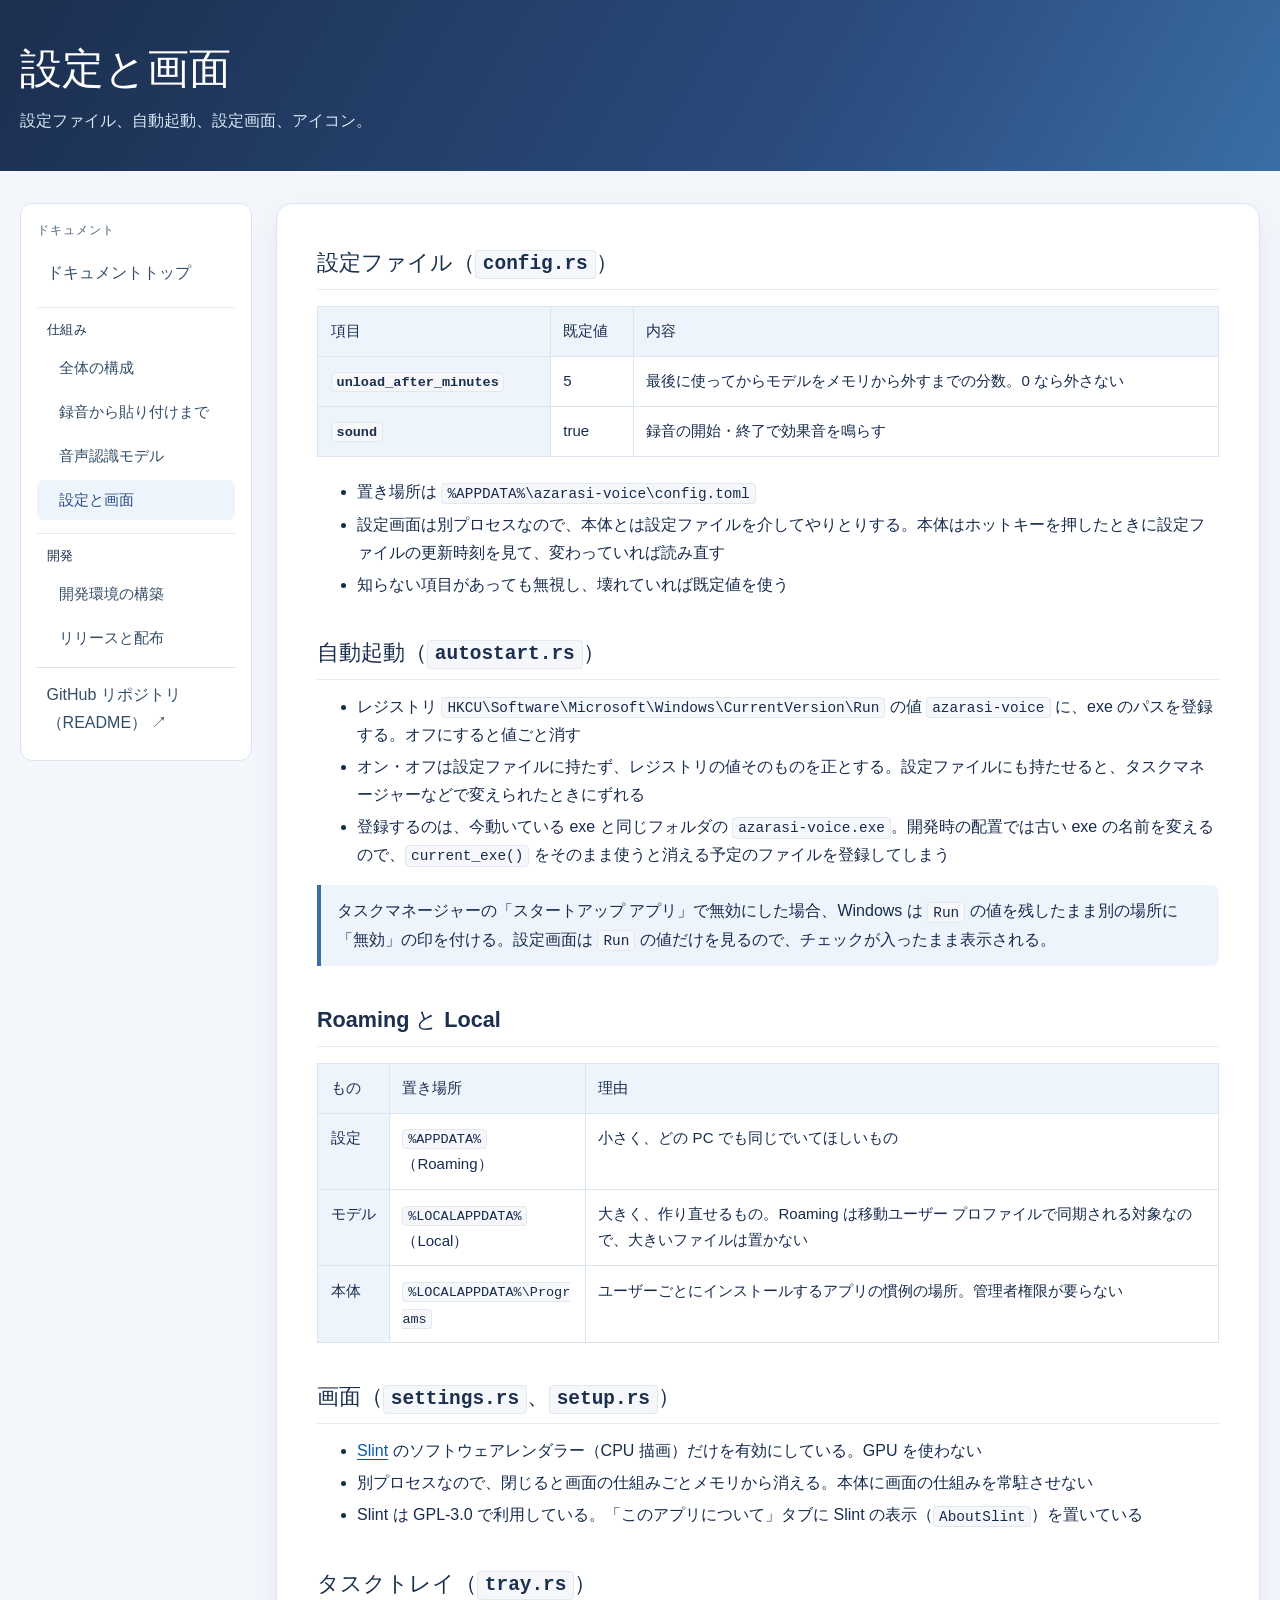
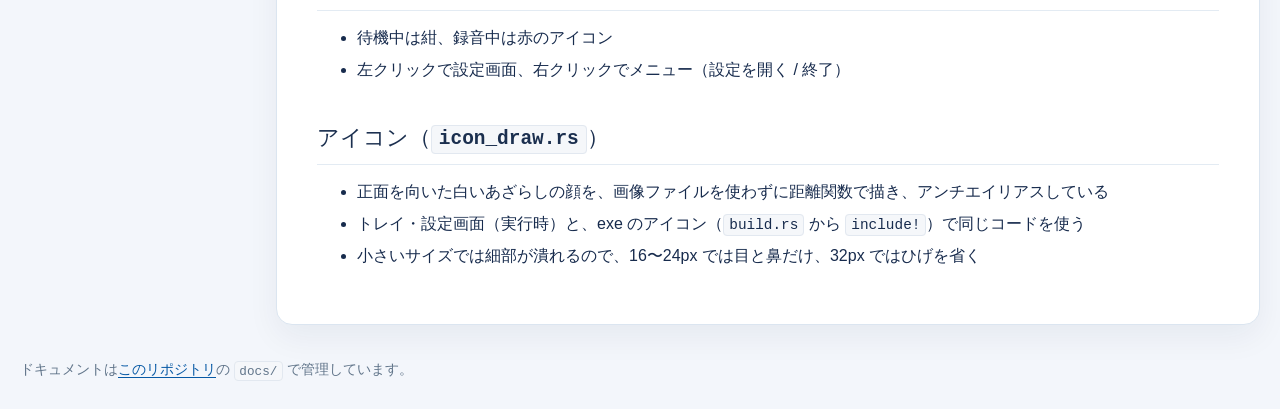
<file: docs/settings.html>
<!doctype html>
<html lang="ja">
<head>
  <meta charset="utf-8">
  <meta name="viewport" content="width=device-width, initial-scale=1">
  <meta name="theme-color" content="#1b2f4f">
  <meta name="description" content="設定ファイル、自動起動、設定画面、アイコン。">
  <title>設定と画面 | azarasi-voice</title>
  <link rel="stylesheet" href="style.css">
</head>
<body>
  <header class="site-header">
    <h1>設定と画面</h1>
    <p>設定ファイル、自動起動、設定画面、アイコン。</p>
  </header>
  <div class="layout">
    <nav class="sidebar" aria-label="ドキュメント">
      <h2>ドキュメント</h2>
      <ul>
        <li><a href="index.html">ドキュメントトップ</a></li>
        <li class="nav-group">仕組み</li>
        <li><a href="overview.html">全体の構成</a></li>
        <li><a href="recording.html">録音から貼り付けまで</a></li>
        <li><a href="model.html">音声認識モデル</a></li>
        <li><a href="settings.html" aria-current="page">設定と画面</a></li>
        <li class="nav-group">開発</li>
        <li><a href="development.html">開発環境の構築</a></li>
        <li><a href="release.html">リリースと配布</a></li>
        <li class="sidebar-external"><a href="https://github.com/azarasi1226/azarasi-voice" target="_blank" rel="noopener">GitHub リポジトリ（README） ↗</a></li>
      </ul>
    </nav>
    <main class="content">
      <section aria-labelledby="config">
        <h2 id="config">設定ファイル（<code>config.rs</code>）</h2>
        <table>
          <thead><tr><th>項目</th><th>既定値</th><th>内容</th></tr></thead>
          <tbody>
            <tr><th><code>unload_after_minutes</code></th><td>5</td><td>最後に使ってからモデルをメモリから外すまでの分数。0 なら外さない</td></tr>
            <tr><th><code>sound</code></th><td>true</td><td>録音の開始・終了で効果音を鳴らす</td></tr>
          </tbody>
        </table>
        <ul>
          <li>置き場所は <code>%APPDATA%\azarasi-voice\config.toml</code></li>
          <li>設定画面は別プロセスなので、本体とは設定ファイルを介してやりとりする。本体はホットキーを押したときに設定ファイルの更新時刻を見て、変わっていれば読み直す</li>
          <li>知らない項目があっても無視し、壊れていれば既定値を使う</li>
        </ul>
      </section>

      <section aria-labelledby="autostart">
        <h2 id="autostart">自動起動（<code>autostart.rs</code>）</h2>
        <ul>
          <li>レジストリ <code>HKCU\Software\Microsoft\Windows\CurrentVersion\Run</code> の値 <code>azarasi-voice</code> に、exe のパスを登録する。オフにすると値ごと消す</li>
          <li>オン・オフは設定ファイルに持たず、レジストリの値そのものを正とする。設定ファイルにも持たせると、タスクマネージャーなどで変えられたときにずれる</li>
          <li>登録するのは、今動いている exe と同じフォルダの <code>azarasi-voice.exe</code>。開発時の配置では古い exe の名前を変えるので、<code>current_exe()</code> をそのまま使うと消える予定のファイルを登録してしまう</li>
        </ul>
        <blockquote><p>タスクマネージャーの「スタートアップ アプリ」で無効にした場合、Windows は <code>Run</code> の値を残したまま別の場所に「無効」の印を付ける。設定画面は <code>Run</code> の値だけを見るので、チェックが入ったまま表示される。</p></blockquote>
      </section>

      <section aria-labelledby="folders">
        <h2 id="folders">Roaming と Local</h2>
        <table>
          <thead><tr><th>もの</th><th>置き場所</th><th>理由</th></tr></thead>
          <tbody>
            <tr><th>設定</th><td><code>%APPDATA%</code>（Roaming）</td><td>小さく、どの PC でも同じでいてほしいもの</td></tr>
            <tr><th>モデル</th><td><code>%LOCALAPPDATA%</code>（Local）</td><td>大きく、作り直せるもの。Roaming は移動ユーザー プロファイルで同期される対象なので、大きいファイルは置かない</td></tr>
            <tr><th>本体</th><td><code>%LOCALAPPDATA%\Programs</code></td><td>ユーザーごとにインストールするアプリの慣例の場所。管理者権限が要らない</td></tr>
          </tbody>
        </table>
      </section>

      <section aria-labelledby="ui">
        <h2 id="ui">画面（<code>settings.rs</code>、<code>setup.rs</code>）</h2>
        <ul>
          <li><a href="https://slint.dev/">Slint</a> のソフトウェアレンダラー（CPU 描画）だけを有効にしている。GPU を使わない</li>
          <li>別プロセスなので、閉じると画面の仕組みごとメモリから消える。本体に画面の仕組みを常駐させない</li>
          <li>Slint は GPL-3.0 で利用している。「このアプリについて」タブに Slint の表示（<code>AboutSlint</code>）を置いている</li>
        </ul>
      </section>

      <section aria-labelledby="tray">
        <h2 id="tray">タスクトレイ（<code>tray.rs</code>）</h2>
        <ul>
          <li>待機中は紺、録音中は赤のアイコン</li>
          <li>左クリックで設定画面、右クリックでメニュー（設定を開く / 終了）</li>
        </ul>
      </section>

      <section aria-labelledby="icon">
        <h2 id="icon">アイコン（<code>icon_draw.rs</code>）</h2>
        <ul>
          <li>正面を向いた白いあざらしの顔を、画像ファイルを使わずに距離関数で描き、アンチエイリアスしている</li>
          <li>トレイ・設定画面（実行時）と、exe のアイコン（<code>build.rs</code> から <code>include!</code>）で同じコードを使う</li>
          <li>小さいサイズでは細部が潰れるので、16〜24px では目と鼻だけ、32px ではひげを省く</li>
        </ul>
      </section>
    </main>
  </div>
  <footer class="site-footer">ドキュメントは<a href="https://github.com/azarasi1226/azarasi-voice">このリポジトリ</a>の <code>docs/</code> で管理しています。</footer>
</body>
</html>
</file>
<file: docs/style.css>
/* azarasi-voice ドキュメント共通のスタイル。色はアプリのアイコン（待機中の紺）に合わせている */
:root {
  --navy: #2b4c7e;
  --navy-dark: #1b2f4f;
  --navy-light: #3a6ea5;
  --ink: #172b4d;
  --muted: #52657a;
  --line: #dbe5f0;
  --tint: #eef4fb;
  --red: #d93b3b;
  font-family: "Segoe UI", "Yu Gothic UI", Meiryo, sans-serif;
  color: var(--ink);
  background: #f3f6fb;
  font-synthesis: none;
  text-rendering: optimizeLegibility;
}
* { box-sizing: border-box; }
body { margin: 0; line-height: 1.75; }
a { color: #0759a5; text-decoration-thickness: 1px; text-underline-offset: .18em; }
a:hover { color: #003d73; }
code {
  padding: .12em .35em; border: 1px solid #e2e8f0; border-radius: 4px; background: #f5f7fa;
  font-family: Consolas, "Cascadia Code", monospace; font-size: .9em; overflow-wrap: anywhere;
}
pre {
  margin: 1rem 0 1.35rem; padding: 1rem 1.1rem; overflow-x: auto; border-radius: 10px;
  color: #e6edf7; background: #1b2f4f; font-family: Consolas, "Cascadia Code", monospace; font-size: .88rem; line-height: 1.6;
}
pre code { padding: 0; border: 0; color: inherit; background: none; font-size: inherit; }

/* トップページ */
.hero {
  padding: 4.5rem max(1.25rem, calc((100% - 1020px) / 2)); color: #fff;
  background: linear-gradient(120deg, var(--navy-dark), var(--navy) 65%, var(--navy-light));
}
.hero h1 { margin: 0; font-size: clamp(2rem, 6vw, 3.4rem); line-height: 1.15; }
.hero p { max-width: 720px; margin: 1rem 0 0; color: #dce8f7; font-size: 1.08rem; }
.main { width: min(1020px, 100%); margin: 2rem auto; padding: 0 1.25rem; }
.section-title { margin: 0 0 1rem; color: var(--navy-dark); font-size: 1.4rem; }
.cards + .section-title { margin-top: 2.2rem; }
.cards { display: grid; grid-template-columns: repeat(2, minmax(0, 1fr)); gap: 1rem; }
.card {
  display: block; padding: 1.35rem; border: 1px solid var(--line); border-radius: 14px; background: #fff;
  box-shadow: 0 10px 26px rgb(16 42 67 / 5%); color: inherit; text-decoration: none;
  transition: transform .15s ease, box-shadow .15s ease;
}
.card:hover { transform: translateY(-2px); box-shadow: 0 14px 30px rgb(16 42 67 / 10%); }
.card h3 { margin: 0 0 .45rem; color: var(--navy-dark); font-size: 1.2rem; }
.card p { margin: 0; color: var(--muted); }

/* 各ページ */
.site-header {
  padding: 2.75rem max(1.25rem, calc((100% - 88rem) / 2)) 2.25rem; color: #fff;
  background: linear-gradient(120deg, var(--navy-dark), var(--navy) 65%, var(--navy-light));
}
.site-header h1 { margin: 0; font-size: clamp(1.8rem, 5vw, 2.6rem); line-height: 1.2; }
.site-header p { max-width: 720px; margin: .8rem 0 0; color: #dce8f7; }
.layout {
  display: grid; grid-template-columns: 14.5rem minmax(0, 1fr); gap: 1.5rem;
  width: min(90rem, 100%); margin: 2rem auto; padding: 0 1.25rem;
}
.sidebar {
  position: sticky; top: 1.25rem; align-self: start; padding: 1rem;
  border: 1px solid var(--line); border-radius: 12px; background: #fff;
}
.sidebar h2 { margin: 0 0 .65rem; color: var(--muted); font-size: .78rem; letter-spacing: .08em; }
.sidebar ul { display: grid; gap: .2rem; margin: 0; padding: 0; list-style: none; }
.sidebar a { display: block; padding: .45rem .6rem; border-radius: 7px; color: #334e68; text-decoration: none; }
.sidebar a:hover, .sidebar a[aria-current="page"] { color: var(--navy); background: var(--tint); }
.sidebar .nav-group {
  margin-top: .6rem; padding: .7rem .6rem .15rem; border-top: 1px solid #e3ebf3;
  color: var(--navy-dark); font-size: .82rem; font-weight: 700; letter-spacing: .04em;
}
.sidebar .nav-group ~ li:not(.sidebar-external) > a { padding-left: 1.4rem; font-size: .94rem; }
.sidebar-external { margin-top: .35rem; padding-top: .35rem; border-top: 1px solid var(--line); }
.content {
  min-width: 0; padding: clamp(1.25rem, 4vw, 2.5rem); border: 1px solid var(--line); border-radius: 16px;
  background: #fff; box-shadow: 0 12px 32px rgb(16 42 67 / 6%);
}
.content h2 {
  margin: 2.2rem 0 .8rem; padding-bottom: .45rem; border-bottom: 1px solid #e3ebf3;
  color: var(--navy-dark); font-size: 1.35rem;
}
.content section:first-child h2 { margin-top: 0; }
.content h3 { margin: 1.65rem 0 .55rem; color: var(--navy); font-size: 1.08rem; }
.content p, .content ul, .content ol { margin-top: .65rem; margin-bottom: .9rem; }
.content li + li { margin-top: .25rem; }
.content table { width: 100%; margin: 1rem 0 1.35rem; border-collapse: collapse; font-size: .94rem; }
.content th, .content td { padding: .7rem .8rem; border: 1px solid var(--line); text-align: left; vertical-align: top; }
.content th { color: var(--navy-dark); background: var(--tint); font-weight: 700; }
.content tbody th, .content .nowrap { white-space: nowrap; }
.content blockquote {
  margin: 1rem 0; padding: .75rem 1rem; border-left: 4px solid var(--navy-light);
  border-radius: 0 8px 8px 0; background: var(--tint);
}
.content blockquote p { margin: 0; }

/* 処理の流れ */
.flow { display: grid; gap: .75rem; margin: 1rem 0 1.35rem; padding: 0; list-style: none; counter-reset: step; }
.flow > li {
  position: relative; margin: 0; padding: .9rem 1rem .9rem 3.4rem; border: 1px solid var(--line);
  border-radius: 12px; background: #f8fafd; counter-increment: step;
}
.flow > li::before {
  content: counter(step); position: absolute; top: .9rem; left: 1rem; width: 1.7rem; height: 1.7rem;
  border-radius: 50%; color: #fff; background: var(--navy); font-size: .85rem; font-weight: 700;
  line-height: 1.7rem; text-align: center;
}
.flow > li > strong { display: block; color: var(--navy-dark); }
.flow > li ul { margin: .35rem 0 0; padding-left: 1.2rem; }
.flow > li.is-recording::before { background: var(--red); }

.site-footer { width: min(90rem, 100%); margin: 0 auto; padding: 0 1.25rem 2rem; color: #61758a; font-size: .88rem; }
.footer { width: min(1020px, 100%); margin: 0 auto; padding: 0 1.25rem 2rem; color: #61758a; font-size: .88rem; }

@media (max-width: 60em) {
  .layout { grid-template-columns: 1fr; gap: 1rem; margin-top: 1rem; }
  .sidebar { position: static; }
  .sidebar ul { grid-template-columns: repeat(auto-fit, minmax(150px, 1fr)); }
  .sidebar .nav-group, .sidebar-external { grid-column: 1 / -1; }
  .content { padding: 1.25rem; }
  .content table { display: block; overflow-x: auto; }
}
@media (max-width: 640px) {
  .hero { padding-top: 3rem; padding-bottom: 3rem; }
  .cards { grid-template-columns: 1fr; }
}

/* キー（<kbd>） */
kbd {
  display: inline-block; padding: .05em .45em; border: 1px solid #c3cfdc; border-bottom-width: 2px; border-radius: 5px;
  background: #fff; color: var(--navy-dark); font-family: inherit; font-size: .88em; font-weight: 600; line-height: 1.5;
  white-space: nowrap;
}
.flow > li > strong kbd { font-size: .85em; }
</file>
